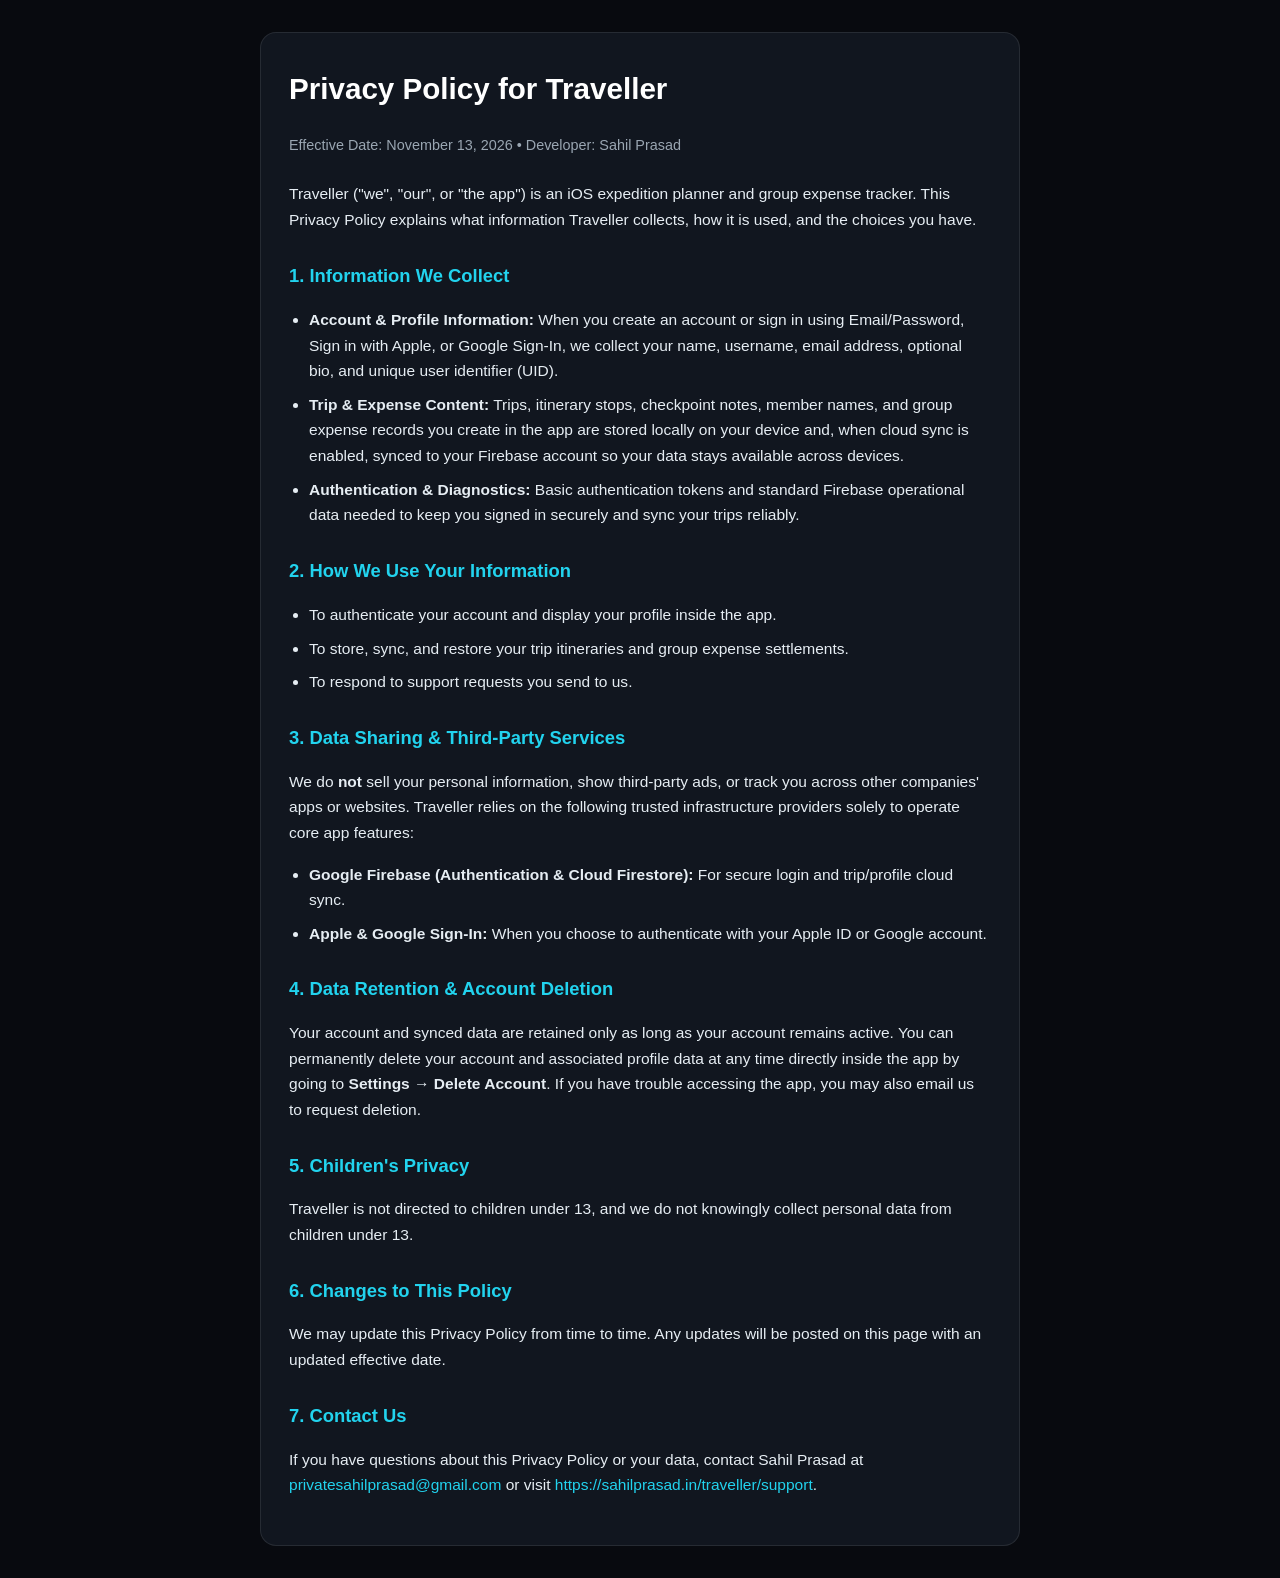
<file: traveller:privacy:index.html>
<!DOCTYPE html>
<html lang="en">
<head>
  <meta charset="UTF-8" />
  <meta name="viewport" content="width=device-width, initial-scale=1.0" />
  <title>Privacy Policy — Traveller</title>
  <style>
    :root {
      --bg: #080a0f;
      --card: #11161f;
      --text: #e6edf3;
      --muted: #9aa6b2;
      --accent: #22d3ee;
      --border: rgba(255, 255, 255, 0.09);
    }
    * { box-sizing: border-box; }
    body {
      margin: 0;
      font-family: -apple-system, BlinkMacSystemFont, "SF Pro Text", "Segoe UI", Roboto, sans-serif;
      background: var(--bg);
      color: var(--text);
      line-height: 1.65;
      padding: 32px 16px;
    }
    main {
      max-width: 760px;
      margin: 0 auto;
      background: var(--card);
      border: 1px solid var(--border);
      border-radius: 16px;
      padding: 32px 28px;
    }
    h1 {
      margin-top: 0;
      font-size: 1.85rem;
      color: #ffffff;
    }
    h2 {
      margin-top: 28px;
      font-size: 1.15rem;
      color: var(--accent);
    }
    p, li {
      color: var(--text);
      font-size: 0.97rem;
    }
    .meta {
      color: var(--muted);
      font-size: 0.9rem;
      margin-bottom: 24px;
    }
    a { color: var(--accent); text-decoration: none; }
    a:hover { text-decoration: underline; }
    ul { padding-left: 20px; }
    li { margin-bottom: 8px; }
  </style>
</head>
<body>
  <main>
    <h1>Privacy Policy for Traveller</h1>
    <p class="meta">Effective Date: November 13, 2026 &bull; Developer: Sahil Prasad</p>

    <p>
      Traveller ("we", "our", or "the app") is an iOS expedition planner and group expense tracker.
      This Privacy Policy explains what information Traveller collects, how it is used, and the choices you have.
    </p>

    <h2>1. Information We Collect</h2>
    <ul>
      <li>
        <strong>Account &amp; Profile Information:</strong> When you create an account or sign in using
        Email/Password, Sign in with Apple, or Google Sign-In, we collect your name, username, email address,
        optional bio, and unique user identifier (UID).
      </li>
      <li>
        <strong>Trip &amp; Expense Content:</strong> Trips, itinerary stops, checkpoint notes, member names,
        and group expense records you create in the app are stored locally on your device and, when cloud sync
        is enabled, synced to your Firebase account so your data stays available across devices.
      </li>
      <li>
        <strong>Authentication &amp; Diagnostics:</strong> Basic authentication tokens and standard Firebase
        operational data needed to keep you signed in securely and sync your trips reliably.
      </li>
    </ul>

    <h2>2. How We Use Your Information</h2>
    <ul>
      <li>To authenticate your account and display your profile inside the app.</li>
      <li>To store, sync, and restore your trip itineraries and group expense settlements.</li>
      <li>To respond to support requests you send to us.</li>
    </ul>

    <h2>3. Data Sharing &amp; Third-Party Services</h2>
    <p>
      We do <strong>not</strong> sell your personal information, show third-party ads, or track you across
      other companies' apps or websites. Traveller relies on the following trusted infrastructure providers
      solely to operate core app features:
    </p>
    <ul>
      <li><strong>Google Firebase (Authentication &amp; Cloud Firestore):</strong> For secure login and trip/profile cloud sync.</li>
      <li><strong>Apple &amp; Google Sign-In:</strong> When you choose to authenticate with your Apple ID or Google account.</li>
    </ul>

    <h2>4. Data Retention &amp; Account Deletion</h2>
    <p>
      Your account and synced data are retained only as long as your account remains active. You can
      permanently delete your account and associated profile data at any time directly inside the app by
      going to <strong>Settings &rarr; Delete Account</strong>. If you have trouble accessing the app, you
      may also email us to request deletion.
    </p>

    <h2>5. Children's Privacy</h2>
    <p>
      Traveller is not directed to children under 13, and we do not knowingly collect personal data from
      children under 13.
    </p>

    <h2>6. Changes to This Policy</h2>
    <p>
      We may update this Privacy Policy from time to time. Any updates will be posted on this page with an
      updated effective date.
    </p>

    <h2>7. Contact Us</h2>
    <p>
      If you have questions about this Privacy Policy or your data, contact Sahil Prasad at
      <a href="mailto:privatesahilprasad@gmail.com">privatesahilprasad@gmail.com</a> or visit
      <a href="https://sahilprasad.in/traveller/support">https://sahilprasad.in/traveller/support</a>.
    </p>
  </main>
</body>
</html>
</file>
